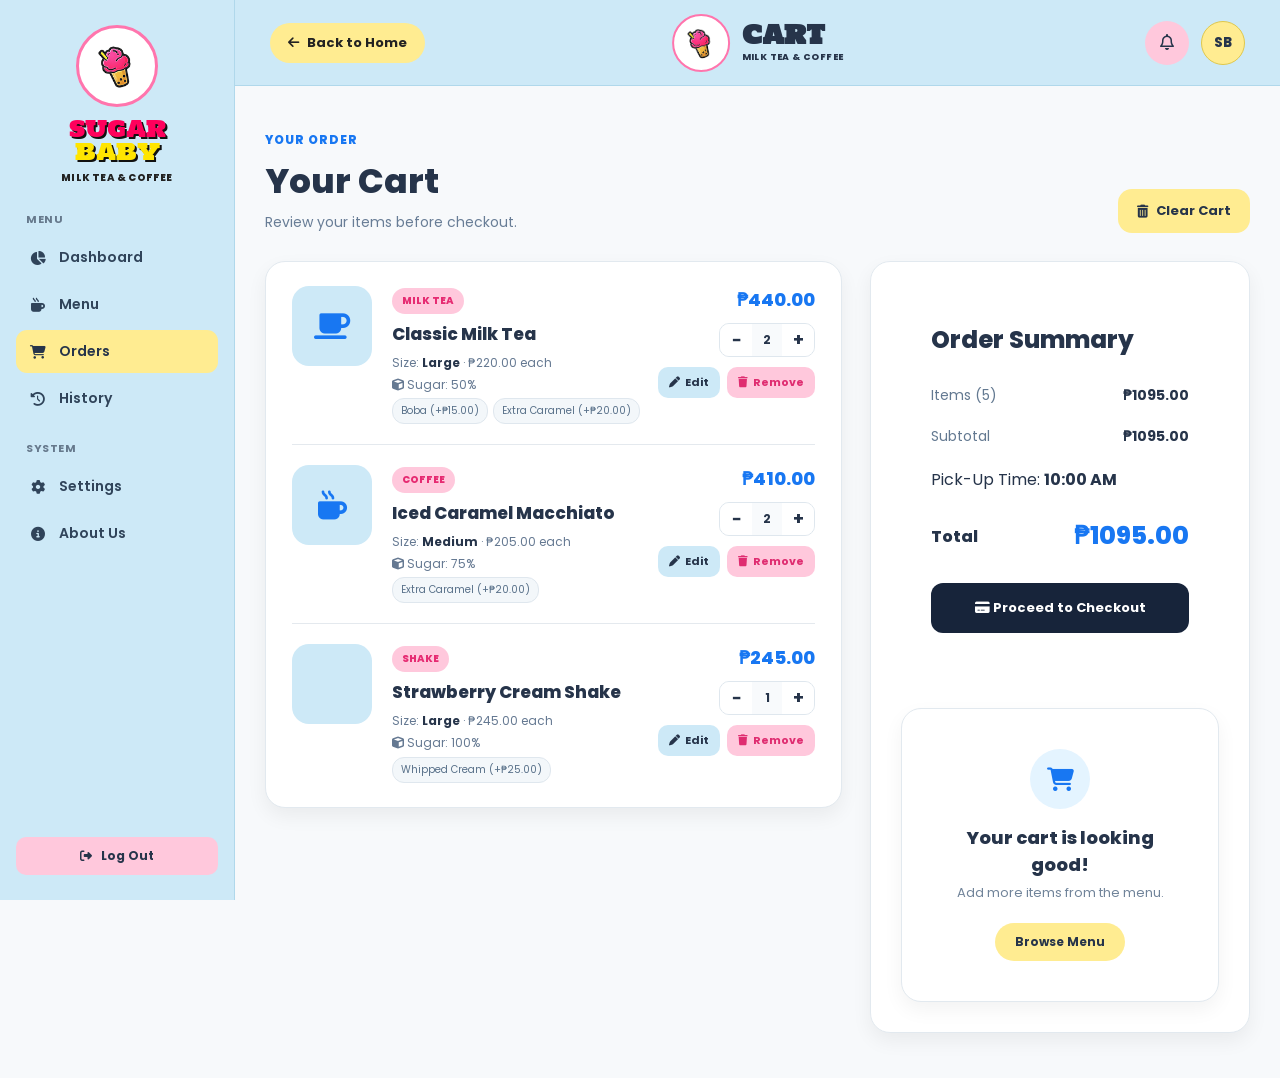
<file: user_cart.html>
<!DOCTYPE html>
<html lang="en">
<head>
    <meta charset="UTF-8">
    <meta name="viewport" content="width=device-width, initial-scale=1.0">

    <title>Sugar Baby - My Cart</title>

    <!-- Google Fonts -->
    <link rel="preconnect" href="https://fonts.googleapis.com">
    <link rel="preconnect" href="https://fonts.gstatic.com" crossorigin>
    <link rel="stylesheet" href="user_cart.css">

    <link
        href="https://fonts.googleapis.com/css2?family=Holtwood+One+SC&family=Poppins:wght@400;500;600;700;800&display=swap"
        rel="stylesheet"
    >

    <!-- Font Awesome -->
    <link
        rel="stylesheet"
        href="https://cdnjs.cloudflare.com/ajax/libs/font-awesome/6.5.2/css/all.min.css"
    >

</head>


<body>

<div class="app-layout">

    <!-- =====================================================
         SIDEBAR
    ====================================================== -->

    <aside class="sidebar">

        <a href="index.html" class="sidebar-brand">

            <div class="sidebar-logo-circle">
                <img
                    src="SUGAR BABY 2.png"
                    alt="Sugar Baby Logo"
                >
            </div>

            <div class="sidebar-brand-name">
                <span class="sugar">SUGAR</span>
                <span class="baby">BABY</span>
            </div>

            <div class="sidebar-subtitle">
                MILK TEA &amp; COFFEE
            </div>

        </a>

        <div class="sidebar-section">

            <div class="menu-title">
                MENU
            </div>

            <nav class="sidebar-menu">

               

                <a href="dashboard.html" class="sidebar-link">
                    <i class="fa-solid fa-chart-pie"></i>
                    Dashboard
                </a>

                <a href="menu.html" class="sidebar-link">
                    <i class="fa-solid fa-mug-hot"></i>
                    Menu
                </a>

                <a href="orders.html" class="sidebar-link active ">
                    <i class="fa-solid fa-cart-shopping"></i>
                    Orders
                </a>

                <a href="history.html" class="sidebar-link">
                    <i class="fa-solid fa-clock-rotate-left"></i>
                    History
                </a>

            </nav>

        </div>

        <div class="sidebar-section">

            <div class="menu-title">
                SYSTEM
            </div>

            <nav class="sidebar-menu">

                <a href="settings.html" class="sidebar-link">
                    <i class="fa-solid fa-gear"></i>
                    Settings
                </a>

                <a href="about.html" class="sidebar-link">
                    <i class="fa-solid fa-circle-info"></i>
                    About Us
                </a>

            </nav>

        </div>

        <a href="login.html" class="logout-btn">
            <i class="fa-solid fa-right-from-bracket"></i>
            &nbsp; Log Out
        </a>

    </aside>


    <!-- =====================================================
         MAIN CONTENT
    ====================================================== -->

    <div class="main-content">

        <!-- HEADER -->

        <header class="site-header">

            <a href="index.html" class="back-btn">
                <i class="fa-solid fa-arrow-left"></i>
                Back to Home
            </a>

            <a href="index.html" class="header-brand">

                <span class="header-brand-icon">
                    <img
                        src="SUGAR BABY 2.png"
                        alt="Sugar Baby Logo"
                    >
                </span>

                <span class="header-brand-text">
                    <strong>CART</strong>
                    <small>MILK TEA &amp; COFFEE</small>
                </span>

            </a>

            <div class="header-right">

                <button
                    class="notification-btn"
                    type="button"
                    aria-label="Notifications"
                >
                    <i class="fa-regular fa-bell"></i>
                </button>

                <div class="user-avatar">
                    SB
                </div>

            </div>

        </header>


        <!-- =====================================================
             CART CONTENT
        ====================================================== -->

        <main class="cart-page">

            <section class="cart-heading">

                <div>

                    <span class="eyebrow">
                        YOUR ORDER
                    </span>

                    <h1>
                        Your Cart
                    </h1>

                    <p>
                        Review your items before checkout.
                    </p>

                </div>

                <button
                    id="clearCartBtn"
                    class="clear-btn"
                    type="button"
                >
                    <i class="fa-solid fa-trash-can"></i>
                    Clear Cart
                </button>

            </section>


            <section class="cart-layout">

                <!-- CART ITEMS -->

                <div
                    id="cartItemsContainer"
                    class="cart-card cart-items-card"
                >
                    <!-- JavaScript will render cart items here -->
                </div>


                <!-- ORDER SUMMARY -->

                <aside class="cart-card summary-card">

                    

                   <div class="summary-card">
    <h2>Order Summary</h2>

    <div class="summary-row">
        <span>Items (<span id="summaryQuantity">0</span>)</span>
        <strong id="summaryItemsPrice">₱0.00</strong>
    </div>

    <div class="summary-row">
        <span>Subtotal</span>
        <strong id="summarySubtotal">₱0.00</strong>
    </div>

    <!-- Pickup Time Row -->
    <div class="summary-pickup">
        <span>Pick-Up Time:</span>
        <strong id="summaryPickupTime">--:--</strong>
    </div>
    <br>
    

    <!-- Only ONE Total -->
    <div class="summary-total">
        <span>Total</span>
        <strong id="summaryTotal">₱0.00</strong>
    </div>

    <button id="checkoutBtn" class="checkout-btn">
        <i class="fa-solid fa-credit-card"></i> Proceed to Checkout
    </button>
</div>



            <!-- CART FOOTER -->

            <section class="cart-footer-card">

                <div class="footer-cart-icon">
                    <i class="fa-solid fa-cart-shopping"></i>
                </div>

                <h2>
                    Your cart is looking good!
                </h2>

                <p>
                    Add more items from the menu.
                </p>

                <a
                    href="menu.html"
                    class="browse-btn"
                >
                    Browse Menu
                </a>

            </section>

        </main>

    </div>

</div>


<!-- =========================================================
     CHECKOUT MODAL
========================================================= -->

<div
    id="checkoutModal"
    class="modal hidden"
    aria-hidden="true"
>

    <div class="modal-card">

        <button
            id="closeCheckoutBtn"
            class="modal-close"
            type="button"
            aria-label="Close"
        >
            <i class="fa-solid fa-xmark"></i>
        </button>

        <h2>
            Ready to Order?
        </h2>

        <p class="modal-subtitle">
            Confirm your cart before continuing to payment.
        </p>

        <div class="checkout-total">

            <span>
                Total Due
            </span>

            <strong id="modalTotal">
                ₱0.00
            </strong>

        </div>

        <div class="qr-placeholder">

            <i class="fa-solid fa-qrcode"></i>

            <span>
                QR PAYMENT
            </span>

            <small>
                Payment QR placeholder
            </small>

        </div>

        <div class="modal-actions">

            <button
                id="cancelCheckoutBtn"
                class="modal-secondary"
                type="button"
            >
                Cancel
            </button>

            <button
                id="confirmCheckoutBtn"
                class="modal-primary"
                type="button"
            >
                Order Successful
            </button>

        </div>

    </div>

</div>


<!-- =========================================================
     EDIT MODAL
========================================================= -->

<div
    id="editModal"
    class="modal hidden"
    aria-hidden="true"
>

    <div class="modal-card">

        <button
            id="closeEditBtn"
            class="modal-close"
            type="button"
            aria-label="Close"
        >
            <i class="fa-solid fa-xmark"></i>
        </button>

        <h2>
            Edit Item
        </h2>

        <p class="modal-subtitle">
            Update your selected item before checkout.
        </p>

        <input
            id="editItemId"
            type="hidden"
            value=""
        >

        <div class="modal-field">

            <label for="editSize">
                Size
            </label>

            <select id="editSize">
                <option value="Small">Small</option>
                <option value="Medium">Medium</option>
                <option value="Large">Large</option>
                <option value="Extra Large">Extra Large</option>
            </select>

        </div>

        <div class="modal-field">

            <label for="editSugarLevel">
                Sugar Level
            </label>

            <select id="editSugarLevel">
                <option value="0%">0%</option>
                <option value="25%">25%</option>
                <option value="50%">50%</option>
                <option value="75%">75%</option>
                <option value="100%">100%</option>
            </select>

        </div>

        <div class="modal-actions">

            <button
                id="cancelEditBtn"
                class="modal-secondary"
                type="button"
            >
                Cancel
            </button>

            <button
                id="saveEditBtn"
                class="modal-primary"
                type="button"
            >
                Save Changes
            </button>

        </div>

    </div>

</div>


<!-- Toast messages -->

<div
    id="toastContainer"
    class="toast-container"
></div>


<!-- =========================================================
     JAVASCRIPT
========================================================= -->

<script src="user_cart.js"></script>

</body>
</html>
</file>
<file: user_cart.css>
/* =========================================================
   SUGAR BABY CART PAGE
   COMPLETE CSS
========================================================= */

* {
    box-sizing: border-box;
    margin: 0;
    padding: 0;
}

body {
    font-family: 'Poppins', sans-serif;
    background: #f7f9fb;
    color: #26344a;
}

button,
input,
select {
    font-family: inherit;
}

button,
a {
    -webkit-tap-highlight-color: transparent;
}


/* =========================================================
   PAGE LAYOUT
========================================================= */

.app-layout {
    min-height: 100vh;
    display: flex;
}


/* =========================================================
   SIDEBAR
========================================================= */

.sidebar {
    width: 235px;
    min-height: 100vh;

    background: #CDE9F7;

    padding: 25px 16px;

    position: fixed;
    left: 0;
    top: 0;
    bottom: 0;

    z-index: 1000;

    display: flex;
    flex-direction: column;

    border-right: 1px solid #B0D8EB;
}

.sidebar-brand {
    text-decoration: none;
    text-align: center;
    display: block;
    margin-bottom: 25px;
}

.sidebar-logo-circle {
    width: 82px;
    height: 82px;

    margin: 0 auto 10px;

    background: #fff;
    border: 3px solid #ff75ad;

    border-radius: 50%;

    display: flex;
    align-items: center;
    justify-content: center;

    color: #ff0080;
    font-size: 31px;

    overflow: hidden;
}

.sidebar-logo-circle img {
    width: 68px;
    height: 68px;

    object-fit: contain;
    display: block;
}

.sidebar-brand-name {
    font-family: 'Holtwood One SC', serif;
    font-size: 23px;
    line-height: 1;

    color: #111;
    text-transform: uppercase;
}

.sidebar-brand-name .sugar {
    color: #ff005c;
    display: block;
    text-shadow: 2px 2px 0 #111;
}

.sidebar-brand-name .baby {
    color: #ffe500;
    display: block;
    text-shadow: 2px 2px 0 #111;
}

.sidebar-subtitle {
    margin-top: 7px;

    font-size: 10px;
    font-weight: 800;

    color: #222;

    letter-spacing: .2px;
}

.menu-title {
    font-size: 11px;
    font-weight: 700;

    color: #66798c;

    text-transform: uppercase;
    letter-spacing: .5px;

    padding: 0 10px;

    margin-bottom: 8px;
}

.sidebar-menu {
    display: flex;
    flex-direction: column;
    gap: 4px;
}

.sidebar-link {
    text-decoration: none;
    color: #30445a;

    display: flex;
    align-items: center;

    gap: 12px;

    padding: 11px 13px;

    border-radius: 11px;

    font-size: 14px;
    font-weight: 600;

    transition: .2s ease;
}

.sidebar-link i {
    width: 18px;
    text-align: center;
    font-size: 14px;
}

.sidebar-link:hover {
    background: #B0D8EB;
    color: #222;
}

.sidebar-link.active {
    background: #ffec91;
    color: #26344a;
}

.sidebar-section {
    margin-bottom: 20px;
}

.logout-btn {
    margin-top: auto;

    background: #ffc8dc;
    color: #26344a;

    text-decoration: none;

    padding: 10px 15px;

    border-radius: 10px;

    text-align: center;

    font-size: 12px;
    font-weight: 700;

    transition: .2s ease;
}

.logout-btn:hover {
    background: #ffb5d0;
}


/* =========================================================
   MAIN CONTENT
========================================================= */

.main-content {
    margin-left: 235px;

    width: calc(100% - 235px);

    min-height: 100vh;
}


/* =========================================================
   HEADER
========================================================= */

.site-header {
    height: 86px;

    position: relative;

    background: #CDE9F7;

    display: flex;
    align-items: center;
    justify-content: space-between;

    padding: 0 35px;

    border-bottom: 1px solid #B0D8EB;
}

.back-btn {
    background: #ffec91;
    color: #222;

    padding: 10px 18px;

    border-radius: 22px;

    text-decoration: none;

    font-size: 13px;
    font-weight: 700;

    display: inline-flex;
    align-items: center;

    gap: 8px;

    transition: .2s ease;
}

.back-btn:hover {
    background: #ffe476;
}

.header-brand {
    position: absolute;

    left: 50%;
    top: 50%;

    transform: translate(-50%, -50%);

    display: flex;
    align-items: center;

    gap: 12px;

    text-decoration: none;

    color: #26344a;
}

.header-brand-icon {
    width: 58px;
    height: 58px;

    background: #fff;

    border: 2px solid #ff75ad;

    border-radius: 50%;

    display: flex;
    align-items: center;
    justify-content: center;

    overflow: hidden;

    flex-shrink: 0;
}

.header-brand-icon img {
    width: 48px;
    height: 48px;

    object-fit: contain;

    display: block;
}

.header-brand-text strong {
    display: block;

    font-family: 'Holtwood One SC', serif;

    font-size: 25px;

    line-height: 1;
}

.header-brand-text small {
    display: block;

    margin-top: 4px;

    font-size: 9px;

    font-weight: 800;

    letter-spacing: .4px;
}

.header-right {
    display: flex;
    align-items: center;

    gap: 12px;
}

.notification-btn {
    width: 44px;
    height: 44px;

    border: none;

    border-radius: 50%;

    background: #ffc8dc;

    color: #26344a;

    cursor: pointer;

    font-size: 16px;
}

.user-avatar {
    width: 44px;
    height: 44px;

    border-radius: 50%;

    background: #ffec91;

    border: 1px solid #e0c84c;

    display: flex;
    align-items: center;
    justify-content: center;

    font-size: 13px;
    font-weight: 800;
}


/* =========================================================
   CART PAGE
========================================================= */

.cart-page {
    width: min(1250px, calc(100% - 60px));

    margin: 45px auto;
}

.cart-heading {
    display: flex;

    justify-content: space-between;
    align-items: flex-end;

    margin-bottom: 28px;
}

.eyebrow {
    display: block;

    color: #1877F2;

    font-size: 12px;

    font-weight: 800;

    letter-spacing: 1px;

    margin-bottom: 7px;
}

.cart-heading h1 {
    font-size: 34px;

    font-weight: 800;

    color: #26344a;

    margin-bottom: 5px;
}

.cart-heading p {
    color: #687d96;

    font-size: 14px;
}

.clear-btn {
    border: none;

    background: #ffec91;

    color: #26344a;

    padding: 12px 19px;

    border-radius: 14px;

    cursor: pointer;

    font-size: 13px;

    font-weight: 700;

    display: flex;
    align-items: center;

    gap: 8px;

    transition: .2s ease;
}

.clear-btn:hover {
    background: #ffe476;
}


/* =========================================================
   CART GRID
========================================================= */

.cart-layout {
    display: grid;

    grid-template-columns: minmax(0, 1fr) 380px;

    gap: 28px;

    align-items: start;
}

.cart-card {
    background: #fff;

    border: 1px solid #e2e9ef;

    border-radius: 20px;

    box-shadow: 0 8px 20px rgba(0, 0, 0, .06);
}

.cart-items-card {
    padding: 24px 26px;
}


/* =========================================================
   CART ITEM
========================================================= */

.cart-item {
    display: grid;

    grid-template-columns: 82px minmax(0, 1fr) auto;

    gap: 18px;

    padding: 0 0 20px;

    margin-bottom: 20px;

    border-bottom: 1px solid #e4e9ee;
}

.cart-item:last-child {
    margin-bottom: 0;

    padding-bottom: 0;

    border-bottom: none;
}

.item-image {
    width: 80px;
    height: 80px;

    border-radius: 17px;

    background: #CDE9F7;

    display: flex;
    align-items: center;
    justify-content: center;

    color: #1877F2;

    font-size: 29px;
}

.item-category {
    display: inline-block;

    padding: 5px 10px;

    background: #ffc8dc;

    color: #e62b72;

    border-radius: 20px;

    font-size: 10px;

    font-weight: 800;

    text-transform: uppercase;
}

.item-name {
    margin: 7px 0 5px;

    color: #26344a;

    font-size: 17px;

    font-weight: 800;
}

.item-details {
    color: #657992;

    font-size: 12px;

    line-height: 1.8;
}

.item-details strong {
    color: #26344a;
}

.addons {
    display: flex;

    flex-wrap: wrap;

    gap: 5px;

    margin-top: 3px;
}

.cart-addon {
    display: inline-block;

    padding: 3px 8px;

    background: #f3f7fa;

    border: 1px solid #dfe7ee;

    border-radius: 12px;

    font-size: 10px;

    color: #587089;
}


/* =========================================================
   PICKUP + SUGAR
========================================================= */

.customization-info {
    display: flex;

    flex-wrap: wrap;

    gap: 8px;

    margin-top: 10px;
}

.customization-pill {
    background: #f8fbfd;

    border: 1px solid #dce6ed;

    padding: 6px 10px;

    border-radius: 10px;

    color: #50667d;

    font-size: 11px;
}

.customization-pill i {
    color: #1877F2;

    margin-right: 5px;
}

.customization-pill strong {
    color: #26344a;
}


/* =========================================================
   ITEM ACTIONS
========================================================= */

.item-actions {
    min-width: 150px;

    display: flex;

    flex-direction: column;

    align-items: flex-end;

    gap: 10px;
}

.item-price {
    color: #1877F2;

    font-size: 18px;

    font-weight: 800;
}

.quantity-control {
    display: flex;

    align-items: center;

    border: 1px solid #dfe7ee;

    background: #f8fafc;

    border-radius: 10px;

    overflow: hidden;
}

.cart-quantity-btn {
    width: 32px;
    height: 32px;

    border: none;

    background: #fff;

    color: #26344a;

    font-size: 17px;

    font-weight: 700;

    cursor: pointer;
}

.cart-quantity-btn:hover {
    background: #CDE9F7;
}

.quantity-control span {
    min-width: 30px;

    text-align: center;

    font-size: 12px;

    font-weight: 700;
}

.item-buttons {
    display: flex;

    gap: 7px;

    align-items: center;
}

.edit-btn,
.remove-btn {
    border: none;

    border-radius: 10px;

    padding: 7px 11px;

    cursor: pointer;

    font-size: 11px;

    font-weight: 700;

    display: flex;

    align-items: center;

    justify-content: center;

    gap: 5px;

    white-space: nowrap;
}

.edit-btn {
    background: #CDE9F7;

    color: #26344a;
}

.edit-btn:hover {
    background: #B0D8EB;
}

.remove-btn {
    background: #ffc8dc;

    color: #df2c70;
}

.remove-btn:hover {
    background: #ffb5d0;
}


/* =========================================================
   SUMMARY
========================================================= */

.summary-card {
    padding: 30px;

    position: sticky;

    top: 20px;
}

.summary-card h2 {
    font-size: 24px;

    font-weight: 800;

    margin-bottom: 28px;
}

.summary-row {
    display: flex;

    justify-content: space-between;

    align-items: center;

    color: #637991;

    font-size: 14px;

    margin-bottom: 20px;
}

.summary-row strong {
    color: #26344a;
}

.summary-divider {
    height: 1px;

    background: #e2e8ee;

    margin: 25px 0;
}

.summary-total {
    display: flex;

    justify-content: space-between;

    align-items: center;

    margin-bottom: 28px;
}

.summary-total span {
    font-size: 16px;

    font-weight: 800;
}

.summary-total strong {
    color: #1877F2;

    font-size: 25px;

    font-weight: 800;
}

.checkout-btn {
    width: 100%;

    border: none;

    background: #17243a;

    color: #fff;

    padding: 15px;

    border-radius: 12px;

    cursor: pointer;

    font-size: 13px;

    font-weight: 700;

    margin-bottom: 10px;
}

.checkout-btn:hover {
    background: #26344a;
}

.checkout-btn:disabled {
    opacity: .5;

    cursor: not-allowed;
}


/* =========================================================
   PICKUP TIME DISPLAY
========================================================= */

.pickup-time-display {
    width: min(1200px, calc(100% - 40px));

    margin: 18px auto 0;

    padding: 14px 18px;

    display: flex;

    align-items: center;

    gap: 10px;

    background: #fff;

    border: 1px solid #e2e9ef;

    border-radius: 12px;

    box-shadow: 0 8px 20px rgba(0, 0, 0, .05);

    color: #607996;

    font-size: 14px;

    font-weight: 500;
}

.pickup-time-display i {
    color: #1877F2;

    font-size: 16px;
}

.pickup-time-display strong {
    color: #26344a;

    font-weight: 700;
}


/* =========================================================
   CART FOOTER
========================================================= */

.cart-footer-card {
    margin-top: 35px;

    background: #fff;

    border: 1px solid #e2e9ef;

    border-radius: 20px;

    box-shadow: 0 8px 20px rgba(0, 0, 0, .05);

    text-align: center;

    padding: 40px;
}

.footer-cart-icon {
    width: 60px;
    height: 60px;

    margin: 0 auto 15px;

    border-radius: 50%;

    background: #e4f4ff;

    color: #1877F2;

    display: flex;

    align-items: center;

    justify-content: center;

    font-size: 24px;
}

.cart-footer-card h2 {
    font-size: 18px;

    margin-bottom: 5px;
}

.cart-footer-card p {
    color: #71849a;

    font-size: 13px;

    margin-bottom: 20px;
}

.browse-btn {
    display: inline-block;

    background: #ffec91;

    color: #26344a;

    text-decoration: none;

    padding: 10px 20px;

    border-radius: 20px;

    font-size: 12px;

    font-weight: 700;
}


/* =========================================================
   EMPTY CART
========================================================= */

.empty-cart {
    text-align: center;

    padding: 70px 20px;
}

.empty-cart-icon {
    width: 75px;
    height: 75px;

    margin: 0 auto 15px;

    background: #CDE9F7;

    color: #1877F2;

    border-radius: 50%;

    display: flex;

    align-items: center;

    justify-content: center;

    font-size: 28px;
}

.empty-cart h2 {
    font-size: 20px;

    margin-bottom: 7px;
}

.empty-cart p {
    color: #71849a;

    font-size: 13px;

    margin-bottom: 18px;
}

.empty-cart button {
    border: none;

    background: #ffec91;

    padding: 11px 20px;

    border-radius: 20px;

    cursor: pointer;

    font-weight: 700;
}


/* =========================================================
   GENERAL MODAL
========================================================= */

.modal {
    position: fixed;

    inset: 0;

    background: rgba(25, 36, 55, .55);

    display: flex;

    align-items: center;

    justify-content: center;

    padding: 20px;

    z-index: 2000;
}

.modal.hidden {
    display: none;
}

.modal-card {
    width: min(450px, 100%);

    background: #fff;

    border-radius: 20px;

    padding: 30px;

    position: relative;

    box-shadow: 0 20px 50px rgba(0, 0, 0, .2);
}

.modal-close {
    position: absolute;

    right: 18px;
    top: 18px;

    width: 35px;
    height: 35px;

    border: none;

    border-radius: 50%;

    background: #f1f4f7;

    color: #26344a;

    cursor: pointer;

    display: flex;

    align-items: center;

    justify-content: center;
}

.modal-close:hover {
    background: #e5ebf0;
}

.modal-card h2 {
    font-size: 24px;

    margin-bottom: 8px;
}

.modal-subtitle {
    color: #71849a;

    font-size: 13px;

    margin-bottom: 25px;
}


/* =========================================================
   CHECKOUT MODAL
========================================================= */

.checkout-total {
    display: flex;

    justify-content: space-between;

    background: #f7fafc;

    padding: 15px;

    border-radius: 12px;

    margin-bottom: 20px;
}

.checkout-total strong {
    color: #1877F2;
}

.qr-placeholder {
    height: 170px;

    border: 2px dashed #cdd9e2;

    border-radius: 15px;

    display: flex;

    flex-direction: column;

    align-items: center;

    justify-content: center;

    color: #1877F2;

    margin-bottom: 20px;
}

.qr-placeholder i {
    font-size: 55px;

    margin-bottom: 10px;
}

.qr-placeholder span {
    font-weight: 800;

    font-size: 12px;
}

.qr-placeholder small {
    color: #71849a;

    margin-top: 5px;
}

.modal-actions {
    display: flex;

    gap: 10px;
}

.modal-secondary,
.modal-primary {
    flex: 1;

    border: none;

    padding: 13px;

    border-radius: 10px;

    cursor: pointer;

    font-weight: 700;
}

.modal-secondary {
    background: #CDE9F7;

    color: #26344a;
}

.modal-primary {
    background: #17243a;

    color: #fff;
}


/* =========================================================
   EDIT ITEM MODAL
   THIS IS THE IMPORTANT NEW SECTION
========================================================= */

/* Main edit modal card */
#editItemModal .modal-card,
.edit-modal-card {
    width: min(640px, calc(100% - 30px));

    max-width: 640px;

    background: #fff;

    border-radius: 22px;

    padding: 32px 34px;

    position: relative;

    box-shadow: 0 25px 70px rgba(0, 0, 0, .22);

    max-height: 90vh;

    overflow-y: auto;
}


/* Edit modal title */
#editItemModal .modal-card h2,
.edit-modal-card h2 {
    color: #26344a;

    font-size: 26px;

    font-weight: 800;

    line-height: 1.2;

    margin: 0 45px 8px 0;
}


/* Edit modal subtitle */
#editItemModal .modal-subtitle,
.edit-modal-card .modal-subtitle {
    color: #71849a;

    font-size: 14px;

    line-height: 1.5;

    margin-bottom: 28px;
}


/* Close button */
#editItemModal .modal-close,
.edit-modal-card .modal-close {
    width: 42px;
    height: 42px;

    right: 20px;
    top: 20px;

    background: #f1f5f8;

    color: #26344a;

    font-size: 16px;

    transition: .2s ease;
}

#editItemModal .modal-close:hover,
.edit-modal-card .modal-close:hover {
    background: #e4ebf0;

    transform: scale(1.04);
}


/* =========================================================
   EDIT FORM
========================================================= */

#editItemModal form,
.edit-modal-card form {
    width: 100%;
}


/* Form group */
#editItemModal .form-group,
#editItemModal .edit-form-group,
.edit-modal-card .form-group,
.edit-modal-card .edit-form-group {
    width: 100%;

    margin-bottom: 22px;
}


/* Labels */
#editItemModal label,
.edit-modal-card label {
    display: block;

    color: #26344a;

    font-size: 14px;

    font-weight: 700;

    margin-bottom: 9px;
}


/* Select fields */
#editItemModal select,
.edit-modal-card select {
    width: 100%;

    height: 52px;

    padding: 0 15px;

    border: 1px solid #dfe7ee;

    border-radius: 12px;

    background: #fff;

    color: #526982;

    font-size: 14px;

    outline: none;

    cursor: pointer;

    transition: .2s ease;
}

#editItemModal select:hover,
.edit-modal-card select:hover {
    border-color: #B0D8EB;
}

#editItemModal select:focus,
.edit-modal-card select:focus {
    border-color: #1877F2;

    box-shadow: 0 0 0 3px rgba(24, 119, 242, .10);
}


/* =========================================================
   EDIT MODAL ADD-ONS
========================================================= */

#editItemModal .addons,
#editItemModal .addon-options,
#editItemModal .edit-addons,
.edit-modal-card .addons,
.edit-modal-card .addon-options,
.edit-modal-card .edit-addons {
    display: grid;

    grid-template-columns: repeat(2, minmax(0, 1fr));

    gap: 10px;

    margin-top: 10px;
}


/* Individual addon */
#editItemModal .addon-option,
#editItemModal .addon-item,
.edit-modal-card .addon-option,
.edit-modal-card .addon-item {
    display: flex;

    align-items: center;

    gap: 9px;

    min-height: 48px;

    padding: 10px 12px;

    background: #f8fbfd;

    border: 1px solid #dfe7ee;

    border-radius: 11px;

    cursor: pointer;

    transition: .2s ease;
}

#editItemModal .addon-option:hover,
#editItemModal .addon-item:hover,
.edit-modal-card .addon-option:hover,
.edit-modal-card .addon-item:hover {
    background: #eef8fd;

    border-color: #B0D8EB;
}


/* Checkbox */
#editItemModal input[type="checkbox"],
.edit-modal-card input[type="checkbox"] {
    width: 17px;

    height: 17px;

    accent-color: #1877F2;

    cursor: pointer;

    flex-shrink: 0;
}


/* Addon text */
#editItemModal .addon-option span,
#editItemModal .addon-item span,
.edit-modal-card .addon-option span,
.edit-modal-card .addon-item span {
    color: #50667d;

    font-size: 12px;

    font-weight: 600;

    line-height: 1.3;
}


/* =========================================================
   EDIT MODAL ACTION BUTTONS
========================================================= */

#editItemModal .modal-actions,
.edit-modal-card .modal-actions {
    display: grid;

    grid-template-columns: 1fr 1fr;

    gap: 14px;

    margin-top: 28px;

    padding-top: 4px;
}

#editItemModal .modal-secondary,
#editItemModal .modal-primary,
.edit-modal-card .modal-secondary,
.edit-modal-card .modal-primary {
    width: 100%;

    min-height: 54px;

    border: none;

    border-radius: 13px;

    padding: 13px 18px;

    font-size: 14px;

    font-weight: 800;

    cursor: pointer;

    transition: .2s ease;
}


/* Cancel */
#editItemModal .modal-secondary,
.edit-modal-card .modal-secondary {
    background: #CDE9F7;

    color: #26344a;
}

#editItemModal .modal-secondary:hover,
.edit-modal-card .modal-secondary:hover {
    background: #B0D8EB;
}


/* Save */
#editItemModal .modal-primary,
.edit-modal-card .modal-primary {
    background: #17243a;

    color: #fff;
}

#editItemModal .modal-primary:hover,
.edit-modal-card .modal-primary:hover {
    background: #26344a;

    transform: translateY(-1px);
}


/* =========================================================
   EDIT MODAL SCROLLBAR
========================================================= */

#editItemModal .modal-card::-webkit-scrollbar,
.edit-modal-card::-webkit-scrollbar {
    width: 7px;
}

#editItemModal .modal-card::-webkit-scrollbar-track,
.edit-modal-card::-webkit-scrollbar-track {
    background: transparent;
}

#editItemModal .modal-card::-webkit-scrollbar-thumb,
.edit-modal-card::-webkit-scrollbar-thumb {
    background: #cdd9e2;

    border-radius: 10px;
}

#editItemModal .modal-card::-webkit-scrollbar-thumb:hover,
.edit-modal-card::-webkit-scrollbar-thumb:hover {
    background: #aebdca;
}


/* =========================================================
   TOAST
========================================================= */

.toast-container {
    position: fixed;

    right: 20px;

    bottom: 20px;

    z-index: 3000;
}

.toast {
    background: #17243a;

    color: #fff;

    padding: 13px 17px;

    border-radius: 10px;

    box-shadow: 0 8px 20px rgba(0, 0, 0, .15);

    font-size: 12px;

    font-weight: 600;

    margin-top: 8px;
}


/* =========================================================
   RESPONSIVE
========================================================= */

@media (max-width: 1000px) {

    .sidebar {
        width: 200px;
    }

    .main-content {
        margin-left: 200px;

        width: calc(100% - 200px);
    }

    .cart-layout {
        grid-template-columns: 1fr;
    }

    .summary-card {
        position: static;
    }
}


/* =========================================================
   TABLET / MOBILE
========================================================= */

@media (max-width: 750px) {

    .sidebar {
        position: relative;

        width: 100%;

        min-height: auto;

        padding: 15px;

        flex-direction: row;

        align-items: center;

        overflow-x: auto;
    }

    .sidebar-brand {
        min-width: 130px;

        margin: 0 20px 0 0;
    }

    .sidebar-logo-circle,
    .sidebar-brand-name,
    .sidebar-subtitle,
    .menu-title {
        display: none;
    }

    .sidebar-section {
        margin: 0;
    }

    .sidebar-menu {
        flex-direction: row;

        gap: 5px;
    }

    .sidebar-link {
        white-space: nowrap;
    }

    .logout-btn {
        margin: 0 0 0 10px;

        white-space: nowrap;
    }

    .app-layout {
        flex-direction: column;
    }

    .main-content {
        margin-left: 0;

        width: 100%;
    }

    .site-header {
        padding: 0 15px;

        height: 75px;
    }

    .header-brand-text {
        display: none;
    }

    .cart-page {
        width: calc(100% - 25px);

        margin: 25px auto;
    }

    .cart-heading {
        align-items: flex-start;

        flex-direction: column;

        gap: 15px;
    }

    .cart-item {
        grid-template-columns: 65px 1fr;
    }

    .item-image {
        width: 65px;
        height: 65px;
    }

    .item-actions {
        grid-column: 2;

        align-items: flex-start;
    }


    /* EDIT MODAL MOBILE */

    #editItemModal .modal-card,
    .edit-modal-card {
        width: calc(100% - 20px);

        max-height: 92vh;

        padding: 25px 20px;

        border-radius: 18px;
    }

    #editItemModal .modal-card h2,
    .edit-modal-card h2 {
        font-size: 22px;

        margin-right: 40px;
    }

    #editItemModal .modal-subtitle,
    .edit-modal-card .modal-subtitle {
        font-size: 12px;

        margin-bottom: 22px;
    }

    #editItemModal .addons,
    #editItemModal .addon-options,
    #editItemModal .edit-addons,
    .edit-modal-card .addons,
    .edit-modal-card .addon-options,
    .edit-modal-card .edit-addons {
        grid-template-columns: 1fr;
    }

    #editItemModal .modal-actions,
    .edit-modal-card .modal-actions {
        grid-template-columns: 1fr;

        gap: 10px;
    }
}


/* =========================================================
   SMALL MOBILE
========================================================= */

@media (max-width: 500px) {

    .back-btn {
        padding: 9px 12px;

        font-size: 11px;
    }

    .header-brand-icon {
        width: 48px;

        height: 48px;
    }

    .header-brand-icon img {
        width: 40px;

        height: 40px;
    }

    .notification-btn,
    .user-avatar {
        width: 38px;

        height: 38px;
    }

    .cart-heading h1 {
        font-size: 28px;
    }

    .cart-items-card,
    .summary-card {
        padding: 18px;
    }

    .cart-item {
        gap: 12px;
    }

    .item-name {
        font-size: 15px;
    }

    .modal-actions {
        flex-direction: column;
    }

    #editModal .modal-card {
        width: 100%;
        padding: 24px 20px;
    }

    #editModal .edit-addons-options {
        grid-template-columns: 1fr;
    }

    #editModal .modal-actions {
        grid-template-columns: 1fr;
    }

}
</file>
